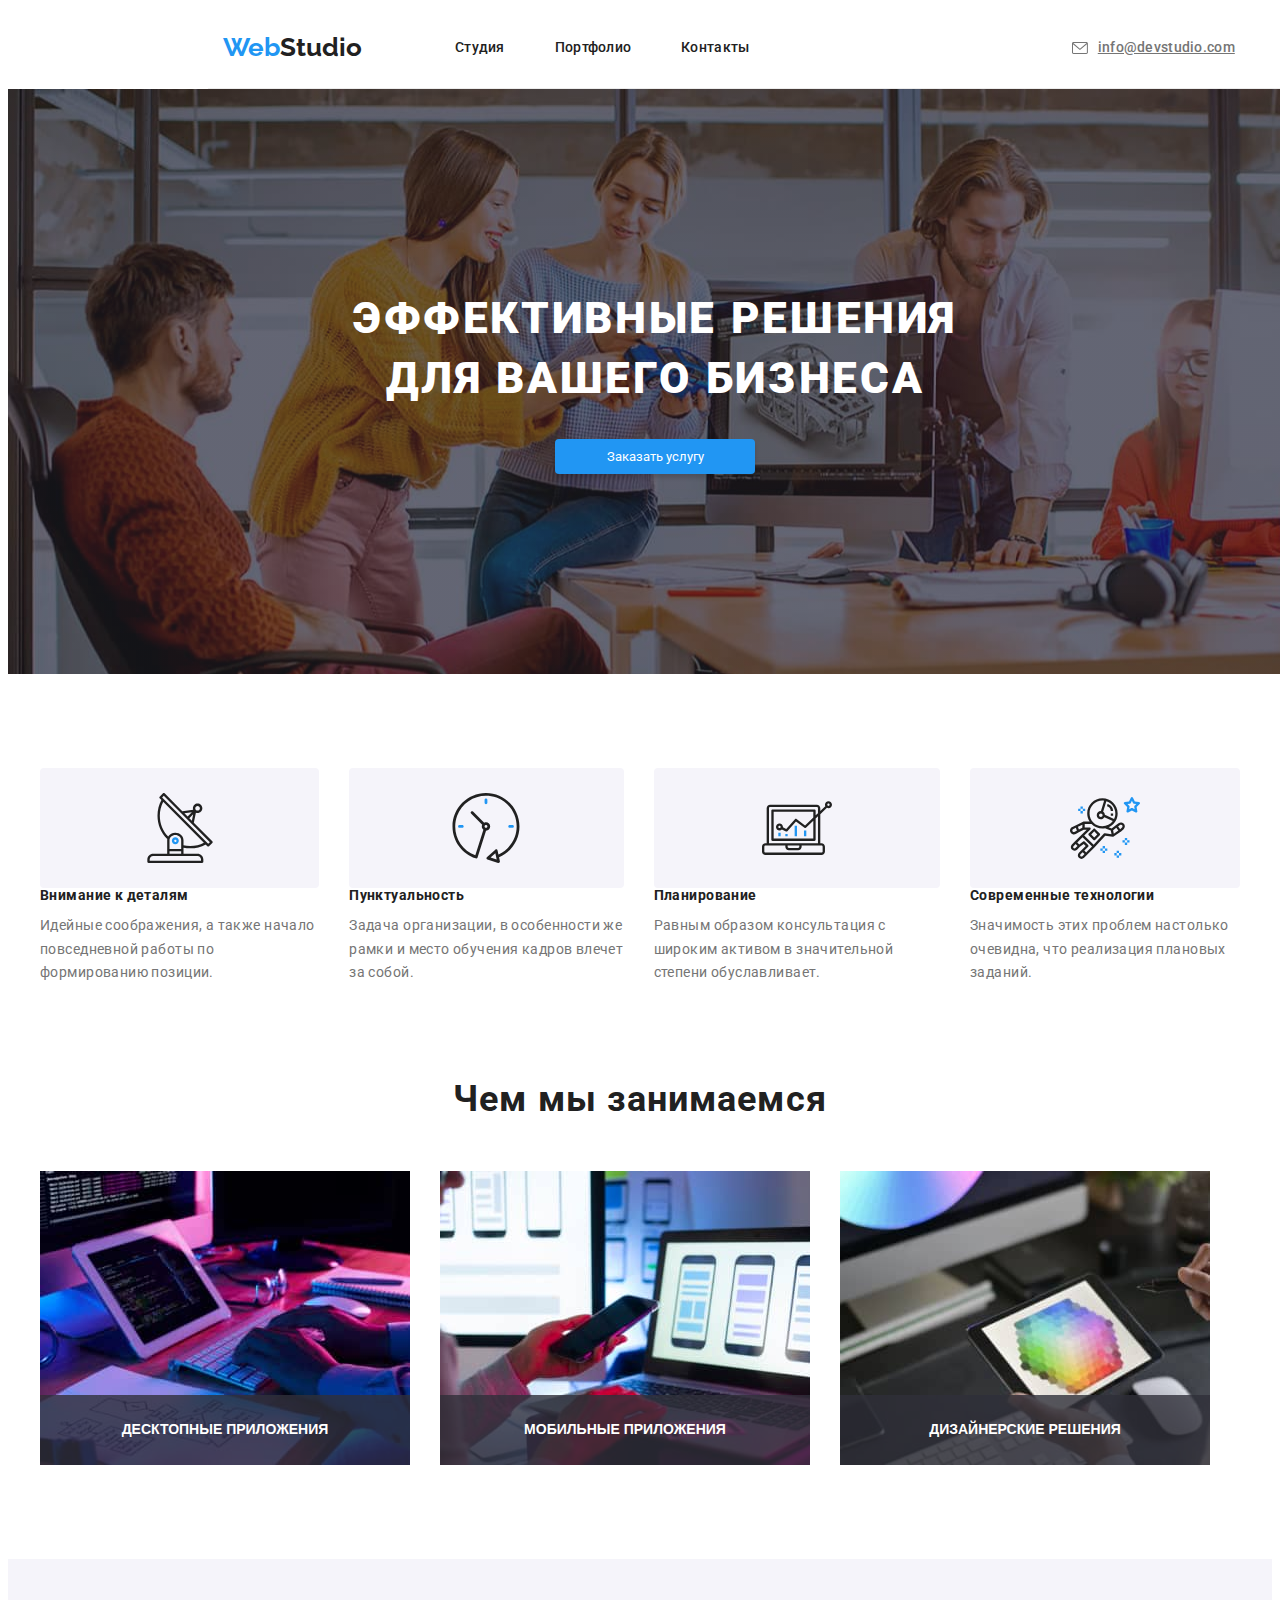
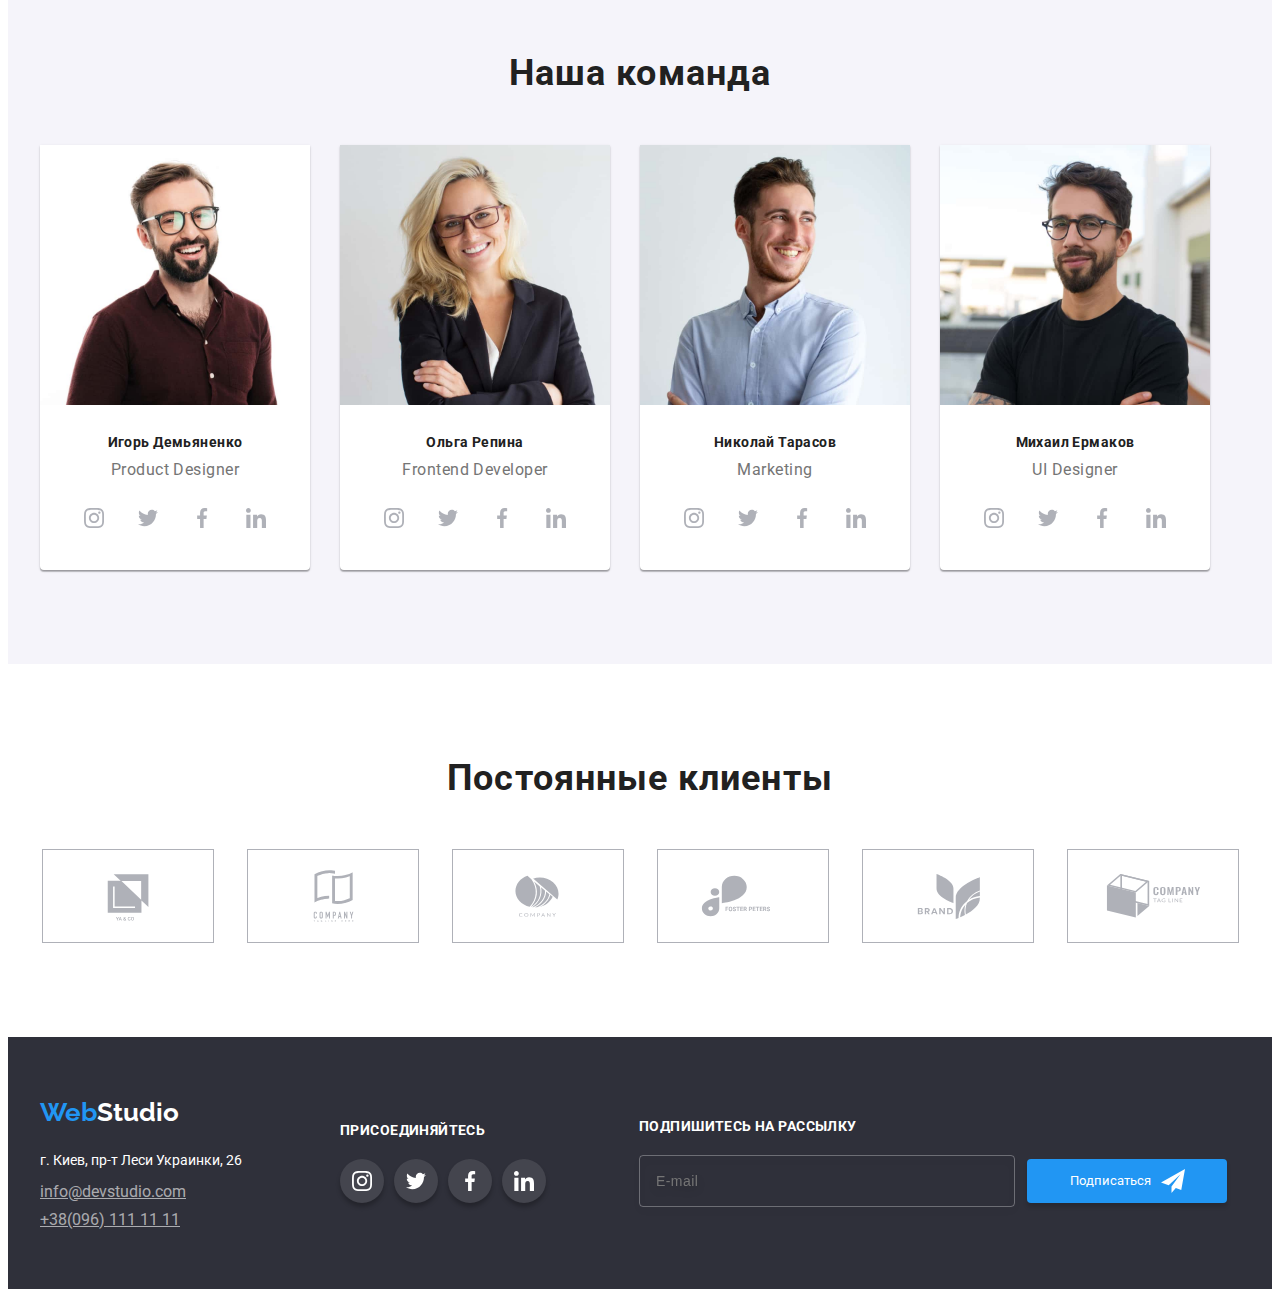
<file: index.html>
<!DOCTYPE html>
<html lang="en">
    <head>
        <meta charset="UTF-8">
        <meta http-equiv="X-UA-Compatible" content="IE=edge">
        <meta name="viewport" content="width=device-width, initial-scale=1.0">
        <title>Document</title>
        <link href="https://fonts.googleapis.com/css2?family=Raleway:wght@700&family=Roboto:wght@400;500;700;900&display=swap"
            rel="stylesheet">
        <link rel="stylesheet" href="https://cdnjs.cloudflare.com/ajax/libs/modern-normalize/1.1.0/modern-normalize.min.css"
                integrity="sha512-wpPYUAdjBVSE4KJnH1VR1HeZfpl1ub8YT/NKx4PuQ5NmX2tKuGu6U/JRp5y+Y8XG2tV+wKQpNHVUX03MfMFn9Q=="
                crossorigin="anonymous" referrerpolicy="no-referrer" />
        <link rel="stylesheet" href="./css/main.css">
    </head>
    <body>
       <header class="header">
                <nav class="navigation">
                        <div class="nav-container container">
                            <a href="" class="logo">Web<span class="logo-header">Studio</span>
                            </a>
                            <ul class="nav-page-list list">
                                <li class="nav-page-item">
                                    <a href="./index.html" class="nav-page-link">Студия</a>
                                </li>
                                <li class="nav-page-item">
                                    <a href="./portfolio.html" class="nav-page-link">Портфолио</a>
                                </li>
                                <li class="nav-page-item">
                                    <a href="" class="nav-page-link">Контакты</a>
                                </li>
                            </ul>
                            <ul class="nav-contact list">
                                <li class="nav-contact-item">
                                    <a class="nav-contact-link" href="mailto:info@devstudio.com">
                                    <svg class="icon-link" width="16px" height="12px">
                                        <use href="./images/icons.svg#icon-envelope"></use>
                                    </svg>
                                    info@devstudio.com</a>
                                </li>
                                <li class="nav-contact-item">
                                    <a class="nav-contact-link" href="tel:+380961111111">
                                            <svg class="icon-link" width="10px" height="16px">
                                                <use href="./images/icons.svg#icon-smartphone"></use>
                                            </svg>
                                            +38(096)1111111
                                    </a>
                                </li>
                            </ul>
                            </div>
                        </nav>
                   </header>
        <main>
        <!-- Cекция ГЕРОЙ -->
        <section class="hero-section section">
                <h1 class="hero-title">Эффективные решения для вашего бизнеса</h1>
                <button data-modal-open type="button" class="hero-btn btn" >Заказать услугу</button>
        </section>
        <!-- Секция наши преимущества -->
        <section class=" about section" >
                <h2 class="title">Наши преимущества</h2>
               <div class="about-container container">
                    <ul class="about-list list">
                        <li class="about-item">
                            <div class="about-box">
                            <svg class="about-svg">
                                <use href="./images/icons.svg#icon-antenna"></use>
                            </svg>
                            </div>
                            <h3 class="about-subtitle subtitle">Внимание к деталям</h3>
                            <p class="about-text">Идейные соображения, а также начало повседневной работы по формированию позиции.</p>
                        </li>
                        <li class="about-item">
                            <div class="about-box">
                            <svg class="about-svg">
                                <use href="./images/icons.svg#icon-clock"></use>
                            </svg>
                            </div>
                            <h3 class="about-subtitle subtitle">Пунктуальность</h3>
                            <p class="about-text">Задача организации, в особенности же рамки и место обучения кадров влечет за собой.</p>
                        </li>
                        <li class="about-item">
                            <div class="about-box">
                            <svg class="about-svg">
                                <use href="./images/icons.svg#icon-diagram"></use>
                            </svg>
                            </div>
                            <h3 class="about-subtitle subtitle">Планирование</h3>
                            <p class="about-text">Равным образом консультация с широким активом в значительной степени обуславливает.</p>
                        </li>
                        <li class="about-item">
                            <div class="about-box">
                            <svg class="about-svg">
                                <use href="./images/icons.svg#icon-astronaut"></use>
                            </svg>
                            </div>
                            <h3 class="about-subtitle subtitle">Современные технологии</h3>
                            <p class="about-text">Значимость этих проблем настолько очевидна, что реализация плановых заданий.</p>
                        </li>
                    </ul>
                </div>
        </section>
        <!-- Cекция чем мы занимаемся -->
        <section class="production">
                <h2 class="production-title title">Чем мы занимаемся</h2>
                <div class="production-container container">
                    <ul class="production-list list">
                        <li class="production-item">
                            <img src="./images/img.1.jpg" alt="Изображение компьютера" width="370">
                                <button class="product-card-btn">Десктопные приложения</button>   
                        </li>
                        <li class="production-item">            
                            <img src="./images/img.2.jpg" alt="Изображение ноутбука" width="370">
                                <button class="product-card-btn">Мобильные приложения</button>                 
                        </li>
                        <li class="production-item">
                            <img src="./images/img.3.jpg" alt="Изображение планшета" width="370">
                                <button class="product-card-btn">Дизайнерские решения</button> 
                        </li>
                    </ul>
                </div>
        </section>
        <!-- Секция наша команда -->
        <section class="team section">
                <h2 class="team-title title">Наша команда</h2>
                <div class="team-container container">
                    <ul class="team-list list">
                        <li class="team-item">
                            <img src="./images/IgorDem.jpg" alt="фото Игоря Демьяненко" width="270">
                            <div class="team-member">  
                                    <h3 class="name-title subtitle"> Игорь Демьяненко</h3>
                                    <p class="position-text"> Product Designer</p>
                                    <ul class="social list">
                                        <li class="social-item person-social">
                                            <a href="" class="social-link">
                                                <svg class="social-logo" width="20" height="20">
                                                    <use href="./images/icons.svg#icon-instagram" width="20" height="20"></use>
                                                </svg>
                                            </a>
                                        </li>
                                        <li class="social-item person-social">
                                            <a href="" class="social-link">
                                                <svg class="social-logo" width="20" height="20">
                                                    <use href="./images/icons.svg#icon-twitter" width="20" height="20"></use>
                                                </svg>
                                            </a>
                                        </li>
                                        <li class="social-item person-social">
                                            <a href="" class="social-link">
                                                <svg class="social-logo" width="20" height="20">
                                                    <use href="./images/icons.svg#icon-facebook" width="20" height="20"></use>
                                                </svg>
                                            </a>
                                        </li>
                                        <li class="social-item person-social">
                                            <a href="" class="social-link">
                                                <svg class="social-logo" width="20" height="20">
                                                    <use href="./images/icons.svg#icon-linkedin" width="20" height="20"></use>
                                                </svg>
                                            </a>
                                        </li>
                                    </ul>
                                </div>
                        </li>
                        <li class="team-item">
                            <img src="./images/OlgaRepina.jpg" alt="фото Ольги Репиной" width="270">
                            <div class="team-member"> 
                                    <h3 class="name-title subtitle"> Ольга Репина </h3>
                                    <p class="position-text"> Frontend Developer</p>
                                    <ul class="social list">
                                        <li class="social-item person-social">
                                            <a href="" class="social-link">
                                                <svg class="social-logo" width="20" height="20">
                                                    <use href="./images/icons.svg#icon-instagram" width="20" height="20"></use>
                                                </svg>
                                            </a>
                                        </li>
                                        <li class="social-item person-social">
                                            <a href="" class="social-link">
                                                <svg class="social-logo" width="20" height="20">
                                                    <use href="./images/icons.svg#icon-twitter" width="20" height="20"></use>
                                                </svg>
                                            </a>
                                        </li>
                                        <li class="social-item person-social">
                                            <a href="" class="social-link">
                                                <svg class="social-logo" width="20" height="20">
                                                    <use href="./images/icons.svg#icon-facebook" width="20" height="20"></use>
                                                </svg>
                                            </a>
                                        </li>
                                        <li class="social-item person-social">
                                            <a href="" class="social-link">
                                                <svg class="social-logo" width="20" height="20">
                                                    <use href="./images/icons.svg#icon-linkedin" width="20" height="20"></use>
                                                </svg>
                                            </a>
                                        </li>
                                    </ul>
                                </div>
                        </li>
                        <li class="team-item">
                            <img src="./images/NikolayTarasov.jpg" alt="фото Николая Тарасова" width="270">
                            <div class="team-member">  
                                <h3 class="name-title subtitle"> Николай Тарасов </h3>
                                <p class="position-text"> Marketing</p>
                                <ul class="social list">
                                    <li class="social-item person-social">
                                        <a href="" class="social-link">
                                            <svg class="social-logo" width="20" height="20">
                                                <use href="./images/icons.svg#icon-instagram" width="20" height="20"></use>
                                            </svg>
                                        </a>
                                    </li>
                                    <li class="social-item person-social">
                                        <a href="" class="social-link">
                                            <svg class="social-logo" width="20" height="20">
                                                <use href="./images/icons.svg#icon-twitter" width="20" height="20"></use>
                                            </svg>
                                        </a>
                                    </li>
                                    <li class="social-item person-social">
                                        <a href="" class="social-link">
                                            <svg class="social-logo" width="20" height="20">
                                                <use href="./images/icons.svg#icon-facebook" width="20" height="20"></use>
                                            </svg>
                                        </a>
                                    </li>
                                    <li class="social-item person-social">
                                        <a href="" class="social-link">
                                            <svg class="social-logo" width="20" height="20">
                                                <use href="./images/icons.svg#icon-linkedin" width="20" height="20"></use>
                                            </svg>
                                        </a>
                                    </li>
                                </ul>
                            </div>
                        </li>
                        <li class="team-item">
                            <img src="./images/mihailermakov.jpg" alt="фото Михаила Ермакова" width="270">
                            <div class="team-member">  
                                <h3 class="name-title subtitle">Михаил Ермаков</h3>
                                <p class="position-text"> UI Designer</p>
                                <ul class="social list">
                                    <li class="social-item person-social">
                                        <a href="" class="social-link">
                                            <svg class="social-logo" width="20" height="20">
                                                <use href="./images/icons.svg#icon-instagram" width="20" height="20"></use>
                                            </svg>
                                        </a>
                                    </li>
                                    <li class="social-item person-social">
                                        <a href="" class="social-link">
                                            <svg class="social-logo" width="20" height="20">
                                                <use href="./images/icons.svg#icon-twitter" width="20" height="20"></use>
                                            </svg>
                                        </a>
                                    </li>
                                    <li class="social-item person-social">
                                        <a href="" class="social-link">
                                            <svg class="social-logo" width="20" height="20">
                                                <use href="./images/icons.svg#icon-facebook" width="20" height="20"></use>
                                            </svg>
                                        </a>
                                    </li>
                                    <li class="social-item person-social">
                                        <a href="" class="social-link">
                                            <svg class="social-logo" width="20" height="20">
                                                <use href="./images/icons.svg#icon-linkedin" width="20" height="20"></use>
                                            </svg>
                                        </a>
                                    </li>
                                </ul>
                            </div>
                        </li>
                    </ul>
                </div>
        </section>
        <!-- Секция постоянные клиенты -->
        <section class="clients section">
            <div class="container">
            <h2 class="clients-title title">Постоянные клиенты</h2>
            <ul class="clients-list list">
                <li class="clients-item">
                    <a href="" class="clients-link">
                        <svg class="clients-logo" width="106" height="60">
                            <use href="./images/icons.svg#icon-Logo-first"></use>
                        </svg>
                    </a>
                </li>
                <li class="clients-item">
                    <a href="" class="clients-link">
                        <svg class="clients-logo" width="106" height="60">
                            <use href="./images/icons.svg#icon-Logo-second"></use>
                        </svg>
                    </a>
                </li>
                <li class="clients-item">
                    <a href="" class="clients-link">
                        <svg class="clients-logo" width="106" height="60">
                            <use href="./images/icons.svg#icon-Logo-third"></use>
                        </svg>
                    </a>
                </li>
                <li class="clients-item">
                    <a href="" class="clients-link">
                        <svg class="clients-logo" width="106" height="60">
                            <use href="./images/icons.svg#icon-Logo-fourth"></use>
                        </svg>
                    </a>
                </li>
                <li class="clients-item">
                    <a href="" class="clients-link">
                        <svg class="clients-logo" width="106" height="60">
                            <use href="./images/icons.svg#icon-Logo-fifth"></use>
                        </svg>
                    </a>
                </li>
                <li class="clients-item">
                    <a href="" class="clients-link">
                        <svg class="clients-logo" width="106" height="60">
                            <use href="./images/icons.svg#icon-Logo-sixth"></use>
                        </svg>
                    </a>
                </li>
            </ul>
            </div>
        </section>
        </main>
        <footer class="footer section">
            <div class="footer-container container">
                    <div class="footer-nav">
                        <a href="" class="logo">Web<span class="footer-logo">Studio</span>
                        </a>
                        <ul class="footer-contacts list">
                            <li class="footer-contact-item"> 
                                <address class="company-adress"> г. Киев, пр-т Леси Украинки, 26
                                </address>
                            </li>
                            <li class="footer-contact-item">
                                <a class="footer-contact-link" href="mailto:info@devstudio.com">info@devstudio.com
                                </a>
                            </li>
                            <li class="footer-contact-item">
                                <a class="footer-contact-link" href="tel:+380961111111">+38(096) 111 11 11
                                </a>
                            </li>
                        </ul>
                   </div>
                   <div class="footer-socials">
                    <p class="footer-text">Присоединяйтесь</p>
                        <ul class="social list">
                            <li class="social-item company-socials">
                                <a href="" class="social-link">
                                    <svg class="social-logo" width="20" height="20">
                                        <use href="./images/icons.svg#icon-instagram" width="20" height="20"></use>
                                    </svg>
                                </a>
                            </li>
                            <li class="social-item company-socials">
                                <a href="" class=" social-link">
                                    <svg class="social-logo" width="20" height="20">
                                        <use href="./images/icons.svg#icon-twitter" width="20" height="20"></use>
                                    </svg>
                                </a>
                            </li>
                            <li class="social-item company-socials">
                                <a href="" class="social-link">
                                    <svg class="social-logo" width="20" height="20">
                                        <use href="./images/icons.svg#icon-facebook" width="20" height="20"></use>
                                    </svg>
                                </a>
                            </li>
                            <li class="social-item company-socials">
                                <a href="" class="social-link">
                                    <svg class="social-logo" width="20" height="20">
                                        <use href="./images/icons.svg#icon-linkedin" width="20" height="20"></use>
                                    </svg>
                                </a>
                            </li>
                        </ul>
                    </div>      
                        <form class="footer-subscript">
                            <p class="footer-text"> Подпишитесь на рассылку</p>
                            <div class="footer-subscript-container">
                                 <label class="subscript-label">
                                    <input type="email" name="email" placeholder="E-mail" class="footer-subscript-input">
                                 </label>
                                 <button type="submit" class="subscript-btn btn">
                                 <span class="subscribe-text">Подписаться</span>
                                 <svg class="icon-send" width="24" height="24">
                                    <use href="./images/icons.svg#icon-send"></use>
                                 </svg>
                                 </button>
                            </div>
                        </form>              
                </div>
        </footer>

        <!-- модальное окно -->

        <div class="backdrop is-hidden" data-modal>
            <div class="modal">
               <button data-modal-close class="button-close" >
                    <svg class="icon-close" width="18" height="18">
                        <use href="./images/icons.svg#icon-close" ></use>
                    </svg>
               </button>

               <!-------------------Форма --------------->

                <form action="#" class="form">
                <b class="form-title">Оставьте свои данные, мы вам перезвоним</b>
                       <div class="form-field">
                            <label class="label">                        
                                 <span class="label-text"> Имя </span>
                                <span class="label-container">
                                    <input
                                    type="text" 
                                    name="name" 
                                    class="label-input"
                                    placeholder=" ">
                                    <svg class="input-icon" width="18" height="18">
                                        <use href="./images/icons.svg#icon-person"> </use>
                                    </svg>
                                </span>
                            </label>
                            <label class="label">
                                <span class="label-text">Телефон</span> 
                                <span class="label-container">
                                    <input
                                     type="tel" 
                                     name="tel" 
                                     class="label-input">
                                    <svg class="input-icon" width="18" height="18">
                                        <use href="./images/icons.svg#icon-phone-black"> </use>
                                    </svg>
                                </span>
                            </label>
                            <label class="label">
                                <span class="label-text">Почта</span> 
                                <span class="label-container">
                                    <input 
                                    type="email" 
                                    name="mail" 
                                    class="label-input">
                                    <svg class="input-icon" width="18" height="18">
                                        <use href="./images/icons.svg#icon-email"> </use>
                                    </svg>
                                </span>
                            </label>
                            <label class="label">
                                 <span class="label-text">Комментарий</span> 
                                <textarea 
                                name="comment" 
                                placeholder="Введите текст" 
                                class="label-textarea">
                                </textarea>
                            </label>
                        </div>        
                     <label class="checkbox">
                         <input type="checkbox"
                         class="checkbox-input is-hidden"
                         name="checkbox">
                         <span class="checkbox-container">
                            <span class="checkbox-item">
                                <svg class="checkbox-icon" width="11" height="8">
                                    <use href="./images/icons.svg#icon-vector"></use>
                                </svg>
                            </span> 
                            Соглашаюсь с рассылкой и принимаю <a href="" class="checkbox-link"> Условия договора</a>
                        </span>
                     </label> 
                        <button type="submit" 
                        class="modal-btn btn"> 
                        Отправить</button>
                </form>
            </div>  
        </div>
        <script src="./js/modal.js"></script>
    </body>
</html>
</file>
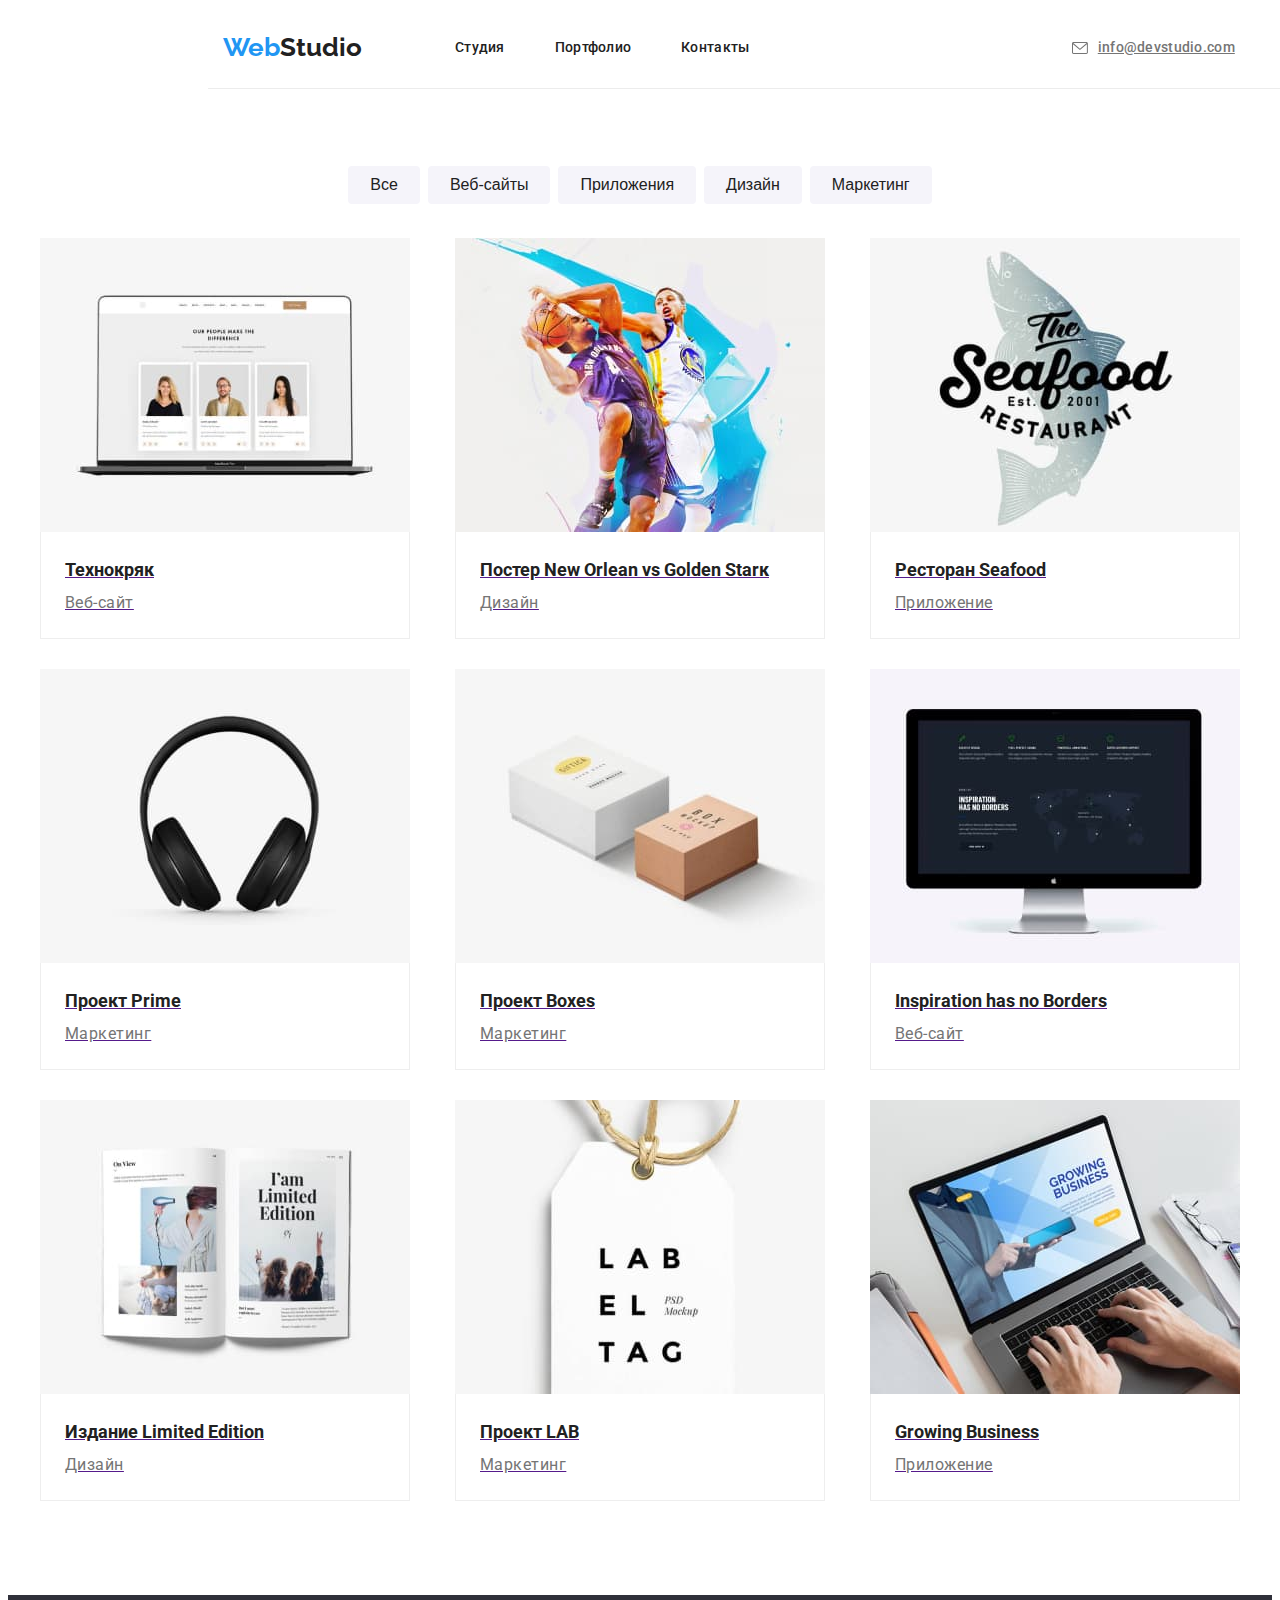
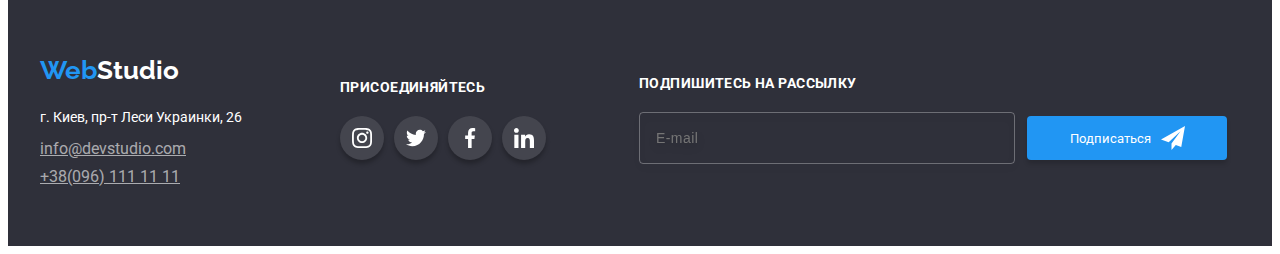
<file: portfolio.html>
<!DOCTYPE html>
<html lang="en">
<head>
    <meta charset="UTF-8">
    <meta http-equiv="X-UA-Compatible" content="IE=edge">
    <meta name="viewport" content="width=device-width, initial-scale=1.0">
    <title>Document</title>
    <link rel="stylesheet" href="https://cdnjs.cloudflare.com/ajax/libs/modern-normalize/1.1.0/modern-normalize.min.css"
        integrity="sha512-wpPYUAdjBVSE4KJnH1VR1HeZfpl1ub8YT/NKx4PuQ5NmX2tKuGu6U/JRp5y+Y8XG2tV+wKQpNHVUX03MfMFn9Q=="
        crossorigin="anonymous" referrerpolicy="no-referrer" />
    <link href="https://fonts.googleapis.com/css2?family=Raleway:wght@700&family=Roboto:wght@400;500;700;900&display=swap"
        rel="stylesheet">
    <link rel="stylesheet" href="./css/main.css">
</head>
<body>
    <header class="header">
        <nav class="navigation">
            <div class="nav-container container">
                <a href="" class="logo">Web<span class="logo-header">Studio</span>
                </a>
                <ul class="nav-page-list list">
                    <li class="nav-page-item">
                        <a href="./index.html" class="nav-page-link">Студия</a>
                    </li>
                    <li class="nav-page-item">
                        <a href="./portfolio.html" class="nav-page-link">Портфолио</a>
                    </li>
                    <li class="nav-page-item">
                        <a href="" class="nav-page-link">Контакты</a>
                    </li>
                </ul>
                <ul class="nav-contact list">
                    <li class="nav-contact-item">
                        <a class="nav-contact-link" href="mailto:info@devstudio.com">
                            <svg class="icon-link" width="16px" height="12px">
                                <use href="./images/icons.svg#icon-envelope"></use>
                            </svg>
                            info@devstudio.com</a>
                    </li>
                    <li class="nav-contact-item">
                        <a class="nav-contact-link" href="tel:+380961111111">
                            <svg class="icon-link" width="10px" height="16px">
                                <use href="./images/icons.svg#icon-smartphone"></use>
                            </svg>
                            +38(096)1111111
                        </a>
                    </li>
                </ul>
            </div>
        </nav>
    </header>
    <main class="portfolio-main">
        <section class="portfolio section">
                <h1 class="title">Наши работы</h1>
                <div class="portfolio-container container">
                    <ul class="portfolio-list list">
                        <li class="portfolio-item">
                            <button type="button" class="portfolio-btn">Все</button>
                        </li>
                        <li class="portfolio-item">
                            <button type="button" class="portfolio-btn">Веб-сайты</button>
                        </li>
                        <li class="portfolio-item">
                            <button type="button" class="portfolio-btn">Приложения</button>
                        </li>
                        <li class="portfolio-item">
                            <button type="button" class="portfolio-btn">Дизайн</button>
                        </li>
                        <li class="portfolio-item">
                            <button type="button" class="portfolio-btn">Маркетинг</button>
                        </li>
                    </ul>
                    <ul class="project list">
                        <li class="project-card">                    
                              <a href="" > 
                            <div class="project-card-thumb">
                                <img  src="./images/технокряк.jpg" alt="Главная страница сайта" width="370">
                                    <div class="project-card-overlay">
                                        <p class="overlay-text">Технокряк это современная площадка распространения коронавируса. Компании используют эту платформу для цифрового
                                        шпионажа и атак на защищённые сервера конкурентов.</p>
                                    </div>
                            </div>
                                <div class="project-card-description">
                                    <p class="project-card-name">Технокряк</p>
                                    <span class="project-card-type">Веб-сайт</span>
                                </div>
                            </a>       
                        </li>
                        <li class="project-card">
                            <a href="">
                            <div class="project-card-thumb">
                            <img src="./images/poster.jpg" alt="Изображение постера New Orlean vs Golden Star" width="370">
                               <div class="project-card-overlay">
                                   <p class="overlay-text">Технокряк это современная площадка распространения коронавируса. Компании используют эту платформу для цифрового
                                шпионажа и атак на защищённые сервера конкурентов.</p>
                               </div>
                            </div>
                                <div class="project-card-description">
                                    <p class="project-card-name">Постер New Orlean vs Golden Starк</p>
                                    <span class="project-card-type">Дизайн</span>
                                </div>        
                            </a>
                        </li>
                        <li class="project-card">
                        <a href="">
                            <div class="project-card-thumb">
                                <img src="./images/ресторан.jpg" alt="Изображение приложения ресторана Sea food" width="370">
                                <div class="project-card-overlay">
                                    <p class="overlay-text">Технокряк это современная площадка распространения коронавируса. Компании используют эту платформу для цифрового
                                    шпионажа и атак на защищённые сервера конкурентов.</p>
                                </div>
                            </div>
                                <div class="project-card-description">
                                    <p class="project-card-name">Ресторан Seafood</p>
                                    <span class="project-card-type">Приложение</span>
                                </div>
                            </a>
                        </li>
                        <li class="project-card">
                            <a href="">
                                <div class="project-card-thumb">
                                    <img src="./images/проект-прайм.jpg" alt="Изображение проекта прайм" width="370">
                                    <div class="project-card-overlay">
                                         <p class="overlay-text">Технокряк это современная площадка распространения коронавируса. Компании используют эту платформу для цифрового
                                    шпионажа и атак на защищённые сервера конкурентов.</p>
                                    </div>
                                </div>
                                <div class="project-card-description">
                                    <p class="project-card-name">Проект Prime</p>
                                    <span class="project-card-type">Маркетинг</span>
                                </div>
                            </a>
                        </li>
                        <li class="project-card">
                            <a href="">
                                <div class="project-card-thumb">
                                <img src="./images/проект-боксес.jpg" alt="Изображение проекта боксес" width="370">
                                    <div class="project-card-overlay">
                                            <p class="overlay-text">Технокряк это современная площадка распространения коронавируса. Компании используют эту платформу для цифрового
                                            шпионажа и атак на защищённые сервера конкурентов.</p>
                                    </div>
                            </div>
                                <div class="project-card-description">
                                    <p class="project-card-name">Проект Boxes</p>
                                    <span class="project-card-type">Маркетинг</span>
                                </div>
                            </a>
                        </li>
                        <li class="project-card">
                            <a href="">
                                <div class="project-card-thumb">
                                     <img src="./images/inspiration.jpg" alt="Изображение веб-сайта Inspiration has no borders"
                                    width="370">
                                    <div class="project-card-overlay">
                                        <p class="overlay-text">Технокряк это современная площадка распространения коронавируса. Компании используют эту платформу для цифрового
                                        шпионажа и атак на защищённые сервера конкурентов.</p>
                                    </div>
                                </div>
                                <div class="project-card-description">
                                    <p class="project-card-name">Inspiration has no Borders</p>
                                    <span class="project-card-type">Веб-сайт</span>
                                </div>
                            </a>
                        </li>
                        <li class="project-card">
                            <a href="">
                                <div class="project-card-thumb">
                                    <img src="./images/издание.jpg" alt="Изображение издания Limited edition" width="370">
                                    <div class="project-card-overlay">
                                        <p class="overlay-text">Технокряк это современная площадка распространения коронавируса. Компании используют эту
                                        платформу для цифрового
                                        шпионажа и атак на защищённые сервера конкурентов.</p>
                                    </div>
                                </div>
                                <div class="project-card-description">
                                    <p class="project-card-name">Издание Limited Edition</p>
                                    <span class="project-card-type">Дизайн</span>
                                </div>
                            </a>
                        </li>
                        <li class="project-card">
                            <a href="">
                                <div class="project-card-thumb">
                                    <img src="./images/проект-Lab.jpg" alt="Изображение Proect Lab" width="370">
                                    <div class="project-card-overlay">
                                        <p class="overlay-text">Технокряк это современная площадка распространения коронавируса. Компании используют эту платформу для цифрового
                                     шпионажа и атак на защищённые сервера конкурентов.</p>
                                    </div>
                                </div>
                                    <div class="project-card-description">
                                    <p class="project-card-name">Проект LAB</p>
                                    <span class="project-card-type">Маркетинг</span>
                                </div>
                            </a>
                        </li>
                        <li class="project-card">
                            <a href="">
                                <div class="project-card-thumb">
                                     <img src="./images/growing.jpg" alt="Изображение приложения Growing business" width="370">
                                <div class="project-card-overlay">
                                    <p class="overlay-text">Технокряк это современная площадка распространения коронавируса. Компании используют эту
                                        платформу для цифрового
                                        шпионажа и атак на защищённые сервера конкурентов.</p>
                                </div>
                                </div>
                                <div class="project-card-description">
                                    <p class="project-card-name">Growing Business</p>
                                    <span class="project-card-type">Приложение</span>
                                </div>
                            </a>
                        </li>
                    </ul>
                </div>
         </section>
    </main>
    <footer class="footer section">
        <div class="footer-container container">
            <div class="footer-nav">
                <a href="" class="logo">Web<span class="footer-logo">Studio</span>
                </a>
                <ul class="footer-contacts list">
                    <li class="footer-contact-item">
                        <address class="company-adress"> г. Киев, пр-т Леси Украинки, 26
                        </address>
                    </li>
                    <li class="footer-contact-item">
                        <a class="footer-contact-link" href="mailto:info@devstudio.com">info@devstudio.com
                        </a>
                    </li>
                    <li class="footer-contact-item">
                        <a class="footer-contact-link" href="tel:+380961111111">+38(096) 111 11 11
                        </a>
                    </li>
                </ul>
            </div>
            <div class="footer-socials">
                <p class="footer-text">Присоединяйтесь</p>
                <ul class="social list">
                    <li class="social-item company-socials">
                        <a href="" class="social-link">
                            <svg class="social-logo" width="20" height="20">
                                <use href="./images/icons.svg#icon-instagram" width="20" height="20"></use>
                            </svg>
                        </a>
                    </li>
                    <li class="social-item company-socials">
                        <a href="" class="social-link">
                            <svg class="social-logo" width="20" height="20">
                                <use href="./images/icons.svg#icon-twitter" width="20" height="20"></use>
                            </svg>
                        </a>
                    </li>
                    <li class="social-item company-socials">
                        <a href="" class="social-link">
                            <svg class="social-logo" width="20" height="20">
                                <use href="./images/icons.svg#icon-facebook" width="20" height="20"></use>
                            </svg>
                        </a>
                    </li>
                    <li class="social-item company-socials">
                        <a href="" class="social-link">
                            <svg class="social-logo" width="20" height="20">
                                <use href="./images/icons.svg#icon-linkedin" width="20" height="20"></use>
                            </svg>
                        </a>
                    </li>
                </ul>
            </div>
            <form class="footer-subscript">
                <p class="footer-text"> Подпишитесь на рассылку</p>
                <div class="footer-subscript-container">
                    <label class="subscript-label">
                        <input type="email" name="email" placeholder="E-mail" class="footer-subscript-input">
                    </label>
                    <button type="submit" class="subscript-btn btn">
                        <span class="subscribe-text">Подписаться</span>
                        <svg class="icon-send" width="24" height="24">
                            <use href="./images/icons.svg#icon-send"></use>
                        </svg>
                    </button>
                </div>
            </form>
        </div>
    </footer>
</body>
</html>
</file>
<file: css/main.css>
:root {
  --primary-text-color: #757575;
  --primary-title-color: #212121;
  --accent-color: #2196f3;
  --main-text-color: #ffffff;
  --header-background-color: #ffffff;
  --top-section-background-color: #2f303a;
  --card-border-color: #eeeeee;
  --footer-contacts-color: rgba(255, 255, 255, 0.6);
  --icon-background-color: #f5f4fa;
  --color-item: #afb1b8;
}

p,
h1,
h2,
h3,
ul {
  margin: 0;
}

ul {
  padding-left: 0;
}

img {
  display: block;
  max-width: 100%;
  height: auto;
}

input {
  padding: 0;
  margin: 0;
  border: 0;
  border: none;
}

.list {
  list-style: none;
  padding: 0px;
}

body {
  background: #ffffff;
  color: var(--primary-text-color);
  font-family: Roboto, Arial, Helvetica, sans-serif;
  box-sizing: border-box;
}

.container {
  width: 1200px;
  margin: 0 auto;
  padding-left: 15px;
  padding-right: 15px;
}

.logo {
  color: var(--accent-color);
  font-family: Raleway;
  font-size: 26px;
  line-height: 1.2;
  font-weight: 700;
  text-decoration: none;
}

.logo-header {
  color: var(--primary-title-color);
}

.header {
  padding-left: 200px;
  padding-right: 200px;
}

.nav-container {
  display: flex;
  flex-direction: row;
  align-items: center;
  border-bottom: 1px solid #ececec;
}

.nav-page-item + .nav-page-item {
  margin-left: 50px;
}

.nav-page-list {
  display: flex;
  flex-direction: row;
  margin-left: 93px;
}

.nav-page-link {
  display: inline-block;
  position: relative;
  font-weight: 500;
  font-size: 14px;
  line-height: 1.14;
  letter-spacing: 0.02em;
  text-decoration: none;
  color: var(--primary-title-color);
  padding-top: 32px;
  padding-bottom: 32px;
  transition-property: color, transform;
  transition-duration: 250ms;
  transition-timing-function: cubic-bezier(0.4, 0, 0.2, 1);
}

.nav-page-link::after {
  content: '';
  position: absolute;
  display: inline-block;
  width: 100%;
  height: 4px;
  left: 0;
  bottom: 0;
  background-color: #2196f3;
  border-radius: 2px;
  transform: scaleX(0);
  transition: transform 250ms cubic-bezier(0.4, 0, 0.2, 1);
}

.nav-page-link:hover,
.nav-page-link:focus {
  color: var(--accent-color);
}

.nav-page-link:hover::after, .nav-page-link:hover::after,
.nav-page-link:focus::after,
.nav-page-link:focus::after {
  transform: scaleX(1);
}

.nav-contact {
  display: flex;
  margin-left: auto;
}

.nav-contact-link {
  display: flex;
  align-items: center;
  font-weight: 500;
  font-size: 14px;
  line-height: 1.14;
  letter-spacing: 0.02em;
  color: var(--primary-text-color);
  transition-property: color;
  transition-duration: 250ms;
  transition-timing-function: cubic-bezier(0.4, 0, 0.2, 1);
}

.nav-contact-link:hover, .nav-contact-link:focus {
  color: var(--accent-color);
}

.nav-contact-item {
  transition-property: color;
  transition-duration: 250ms;
  transition-timing-function: cubic-bezier(0.4, 0, 0.2, 1);
}

.nav-contact-item :hover,
.nav-contact-item :focus {
  color: var(--accent-color);
}

.nav-contact-item + .nav-contact-item {
  margin-left: 50px;
}

.icon-link {
  margin-right: 10px;
  fill: currentColor;
}

.hero-section {
  background-color: var(--top-section-background-color);
  background-image: linear-gradient(rgba(47, 48, 58, 0.4), rgba(47, 48, 58, 0.4)), url("../images/hero-Img.jpg");
  max-width: 1600px;
  width: 100%;
  padding: 200px 15px;
  margin: 0 auto;
}

.hero-title {
  color: var(--main-text-color);
  font-weight: 900;
  font-size: 44px;
  line-height: 1.36;
  letter-spacing: 0.06em;
  text-transform: uppercase;
  max-width: 660px;
  margin: 0px auto;
  text-align: center;
}

.hero-btn {
  padding: 10px 32px;
  margin-top: 30px;
  margin-right: auto;
  margin-left: auto;
}

.about {
  padding: 94px 15px;
}

.about > .title {
  display: none;
}

.about-list {
  display: flex;
}

.about-item + .about-item {
  margin-left: 30px;
}

.subtitle {
  font-weight: 700;
  font-size: 14px;
  line-height: 1.14;
  letter-spacing: 0.03em;
  color: var(--primary-title-color);
}

.about-item:subtitle {
  text-transform: uppercase;
  margin-top: 30px;
}

.about-text {
  font-weight: 400;
  font-size: 14px;
  line-height: 1.71;
  letter-spacing: 0.03em;
  color: var(--primary-text-color);
  margin-top: 10px;
}

.about-box {
  display: flex;
  align-items: center;
  justify-content: center;
  padding: 25px 100px;
  background-color: var(--icon-background-color);
  border-radius: 4px;
}

.about-svg {
  width: 70px;
  height: 70px;
  fill: currentColor;
}

.production {
  padding-top: 0px;
  padding-bottom: 94px;
}

.production-item {
  margin-top: 50px;
}

.production-item + .production-item {
  margin-left: 30px;
}

.production-list {
  display: flex;
}

.production-item {
  position: relative;
}

.product-card-btn {
  display: block;
  text-align: center;
  justify-content: center;
  position: absolute;
  left: 0;
  bottom: 0;
  width: 100%;
  height: 70px;
  font-weight: bold;
  font-size: 14px;
  line-height: 1.14;
  text-transform: uppercase;
  border: none;
  color: #ffffff;
  background-color: rgba(47, 48, 58, 0.8);
}

.team {
  background-color: #f5f4fa;
  padding-top: 94px;
  padding-bottom: 94px;
}

.team-list {
  display: flex;
  margin-top: 50px;
}

.team-item {
  background-color: #fff;
  padding-bottom: 30px;
  box-shadow: 0px 1px 3px rgba(0, 0, 0, 0.12), 0px 1px 1px rgba(0, 0, 0, 0.14), 0px 2px 1px rgba(0, 0, 0, 0.2);
  border-radius: 0px 0px 4px 4px;
}

.team-item:not(:last-child) {
  margin-right: 30px;
}

.team-member {
  text-align: center;
}

.team-member.social {
  color: var(--color-item);
}

.name-title {
  margin-top: 30px;
}

.position-text {
  font-weight: 400;
  font-size: 16px;
  line-height: 1.18;
  letter-spacing: 0.03em;
  color: var(--primary-text-color);
  margin-top: 10px;
}

.person-social {
  margin-top: 16px;
}

.person-social:not(:last-child) {
  margin-right: 10px;
}

.person-social > .social-link:hover,
.person-social > .social-link:focus {
  color: var(--main-text-color);
  background-color: var(--accent-color);
}

.person-social > .social-link {
  color: var(--color-item);
}

.social-logo {
  fill: currentColor;
}

.clients-list {
  display: flex;
  align-items: center;
  justify-content: space-around;
}

.clients {
  padding-top: 94px;
  padding-bottom: 94px;
}

.clients-item {
  width: 170px;
  height: 92px;
  margin-top: 50px;
  border: 1px solid #afb1b8;
}

.clients-item:not(:last-child) {
  margin-right: 30px;
}

.clients-item > .clients-link:hover,
.clients-item > .clients-link:focus {
  color: var(--accent-color);
  border: 1px solid #2196f3;
}

.clients-link {
  display: flex;
  align-items: center;
  justify-content: center;
  width: 100%;
  height: 100%;
  color: var(--color-item);
  border: 1px solid rgba(33, 150, 243, 0);
  transition-property: color, border;
  transition-duration: 250ms;
  transition-timing-function: cubic-bezier(0.4, 0, 0.2, 1);
}

.clients-logo {
  fill: currentColor;
}

.clients-logo:hover {
  border: none;
}

.footer {
  background-color: var(--top-section-background-color);
  padding-top: 60px;
  padding-bottom: 60px;
}

.footer-container {
  display: flex;
  flex-direction: row;
  align-items: center;
}

.footer-nav {
  margin-right: 70px;
}

.footer-socials {
  margin-right: 93px;
}

.footer-text {
  margin-bottom: 20px;
  font-weight: bold;
  font-size: 14px;
  line-height: 1.14;
  letter-spacing: 0.03em;
  text-transform: uppercase;
  color: #fff;
}

.company-socials:not(:last-child) {
  margin-right: 10px;
}

.company-socials > .social-link {
  border-radius: 50%;
  color: #fff;
  background-color: rgba(255, 255, 255, 0.1);
  box-shadow: 0px 4px 4px rgba(0, 0, 0, 0.25);
}

.company-socials > .social-link:hover,
.company-socials > .social-link:focus {
  background-color: var(--accent-color);
}

.footer-contacts {
  display: flex;
  flex-direction: column;
  margin-top: 20px;
  width: 230px;
}

.footer-contact-item:not(:first-child) {
  margin-top: 9px;
}

.footer-logo {
  color: var(--main-text-color);
}

.company-adress {
  font-style: normal;
  font-weight: normal;
  font-size: 14px;
  line-height: 1.71;
  color: var(--main-text-color);
}

.footer-contact-link {
  color: var(--footer-contacts-color);
}

.footer-subscript-container {
  display: flex;
  justify-content: center;
  align-items: center;
  width: 100%;
}

.subscript-btn {
  padding: 10px 29px;
  margin-left: 12px;
}

.subscript-btn:hover, .subscript-btn:focus {
  display: flex;
}

.subscript-btn .icon-send {
  margin-left: 10px;
}

.footer-subscript-input {
  width: 358px;
  height: 50px;
  padding-left: 16px;
  border: 1px solid rgba(255, 255, 255, 0.3);
  filter: drop-shadow(0px 4px 4px rgba(0, 0, 0, 0.15));
  border-radius: 4px;
  background: transparent;
  outline: none;
  font-size: 14px;
  line-height: 1.71;
  letter-spacing: 0.03em;
  color: var(--main-text-color);
}

.footer-subscript-input:-webkit-autofill {
  -webkit-background-clip: text;
  -webkit-text-fill-color: var(--main-text-color);
}

.portfolio {
  padding-top: 77px;
  padding-bottom: 94px;
}

.portfolio > .title {
  display: none;
}

.portfolio-list {
  display: flex;
  justify-content: center;
}

.portfolio-item:not(:last-child) {
  margin-right: 8px;
}

.portfolio-btn {
  display: inline-block;
  text-align: center;
  padding: 6px 22px;
  border-radius: 4px;
  cursor: pointer;
  font-weight: 500;
  font-size: 16px;
  line-height: 1.62;
  transition-property: background-color, color, box-shadow;
  transition-duration: 250ms;
  transition-timing-function: cubic-bezier(0.4, 0, 0.2, 1);
  box-shadow: none;
  border: none;
  background-color: #f5f4fa;
  color: var(--primary-title-color);
}

.portfolio-btn:hover, .portfolio-btn:focus {
  background-color: var(--accent-color);
  color: var(--main-text-color);
  box-shadow: 0px 3px 1px rgba(0, 0, 0, 0.1), 0px 1px 2px rgba(0, 0, 0, 0.08), 0px 2px 2px rgba(0, 0, 0, 0.12);
}

.project {
  display: flex;
  flex-wrap: wrap;
  justify-content: space-between;
  margin-top: 34px;
}

.backdrop {
  position: fixed;
  top: 0;
  left: 0;
  width: 100vw;
  height: 100vh;
  background-color: rgba(0, 0, 0, 0.2);
  transition: opacity 500ms, visibility 250ms;
}

.backdrop.is-hidden .modal {
  transform: scale(0.5) rotate(180deg) translate(-50%, -50%);
  transition: transform 500ms cubic-bezier(0.4, 0, 0.2, 1);
}

.is-hidden {
  opacity: 0;
  pointer-events: none;
}

.modal {
  position: absolute;
  top: 50%;
  left: 50%;
  transform: scale(1) rotate(0) translate(-50%, -50%);
  transition: transform 500ms cubic-bezier(0.4, 0, 0.2, 1);
  width: 528px;
  height: 581px;
  padding: 40px;
  background: #ffffff;
  box-shadow: 0px 1px 3px rgba(0, 0, 0, 0.12), 0px 1px 1px rgba(0, 0, 0, 0.14), 0px 2px 1px rgba(0, 0, 0, 0.2);
  border-radius: 4px;
}

.button-close {
  position: absolute;
  top: 8px;
  right: 8px;
  display: flex;
  justify-content: center;
  align-items: center;
  width: 30px;
  height: 30px;
  border: 1px solid rgba(0, 0, 0, 0.1);
  border-radius: 50%;
  background-color: #ffffff;
  padding: 8px;
  transition-property: fill;
  transition-duration: 250ms;
  transition-timing-function: cubic-bezier(0.4, 0, 0.2, 1);
}

.button-close:hover, .button-close:focus {
  fill: var(--accent-color);
}

.form {
  display: flex;
  flex-direction: column;
}

.form-field {
  margin-bottom: 20px;
}

.form-title {
  margin-bottom: 12px;
  font-weight: bold;
  font-size: 20px;
  line-height: 23px;
  text-align: center;
  letter-spacing: 0.03em;
  color: #212121;
}

.label {
  display: inline-block;
  margin-bottom: 10px;
  width: 100%;
  height: 58px;
}

.label-container {
  position: relative;
}

.label-text {
  display: inline-block;
  margin-bottom: 4px;
  width: 25px;
  height: 14px;
  font-size: 12px;
  line-height: 1.16;
  letter-spacing: 0.01em;
  color: var(--primary-text-color);
}

.input-icon {
  position: absolute;
  top: 50%;
  left: 12px;
  transform: translateY(-50%);
  transition-property: fill, border-color;
  transition-duration: 250ms;
  transition-timing-function: cubic-bezier(0.4, 0, 0.2, 1);
}

.input-icon :hover, .input-icon:focus {
  fill: var(--accent-color);
}

.label-input {
  display: inline-block;
  width: 100%;
  height: 40px;
  padding-left: 42px;
  border: 1px solid rgba(33, 33, 33, 0.2);
  border-radius: 4px;
  color: var(--primary-title-color);
  outline: none;
  transition-property: border;
  transition-duration: 250ms;
  transition-timing-function: cubic-bezier(0.4, 0, 0.2, 1);
}

.label-input:hover + .input-icon,
.label-input:focus + .input-icon {
  fill: var(--accent-color);
}

.label-input:hover, .label-input:focus {
  border-color: #2196f3;
}

.label-textarea {
  width: 100%;
  height: 120px;
  resize: none;
  padding: 12px 16px;
  outline: none;
  color: var(--primary-title-color);
  transition-property: border;
  transition-duration: 250ms;
  transition-timing-function: cubic-bezier(0.4, 0, 0.2, 1);
}

.label-textarea:hover, .label-textarea:focus {
  border-color: #2196f3;
}

.modal-btn {
  margin: 0 auto;
  padding: 10px 55px;
}

.checkbox {
  display: flex;
  align-items: center;
  margin-bottom: 30px;
}

.checkbox-item {
  display: flex;
  justify-content: center;
  align-items: center;
  margin-right: 7px;
  width: 16px;
  height: 15px;
  border: 2px solid #212121;
  border-radius: 2px;
  box-shadow: 0px 4px 4px rgba(0, 0, 0, 0.25);
}

.checkbox-input:checked + .checkbox-container .checkbox-item {
  background-color: var(--accent-color);
  border: none;
}

.checkbox-icon {
  fill: #ffffff;
}

.checkbox-container {
  display: flex;
  justify-content: center;
  align-items: center;
  font-size: 14px;
  line-height: 1.71;
  letter-spacing: 0.03em;
  color: var(--primary-text-color);
}

.checkbox-link {
  letter-spacing: 0.03em;
  text-decoration-line: underline;
  color: #2196f3;
}

.btn {
  display: flex;
  justify-content: center;
  align-items: center;
  border-radius: 4px;
  border: none;
  min-width: 200px;
  background-color: var(--accent-color);
  box-shadow: 0px 4px 4px rgba(0, 0, 0, 0.15);
  color: var(--main-text-color);
  font-family: inherit;
  border: none;
  cursor: pointer;
  transition-property: background-color;
  transition-duration: 250ms;
  transition-timing-function: cubic-bezier(0.4, 0, 0.2, 1);
}

.btn:hover, .btn:focus {
  display: flex;
  background-color: #188cef;
  cursor: pointer;
}

.title {
  font-weight: 700;
  font-size: 36px;
  text-align: center;
  line-height: 1.16;
  letter-spacing: 0.03em;
  color: var(--primary-title-color);
}

.social {
  display: flex;
  align-items: center;
  justify-content: center;
}

.social-item {
  width: 44px;
  height: 44px;
}

.social-link {
  display: flex;
  align-items: center;
  justify-content: center;
  border-radius: 50%;
  width: 100%;
  height: 100%;
  transition-property: color, background-color;
  transition-duration: 250ms;
  transition-timing-function: cubic-bezier(0.4, 0, 0.2, 1);
}

.project-card-name {
  font-weight: 700;
  font-size: 18px;
  line-height: 2;
  color: var(--primary-title-color);
}

.project-card-type {
  font-weight: normal;
  font-size: 16px;
  line-height: 1.87;
  letter-spacing: 0.03em;
  color: var(--primary-text-color);
}

.project-card {
  box-shadow: none;
  transition-property: box-shadow;
  transition-duration: 250ms;
  transition-timing-function: cubic-bezier(0.4, 0, 0.2, 1);
}

.project-card:hover {
  box-shadow: 0px 1px 1px rgba(0, 0, 0, 0.12), 0px 4px 4px rgba(0, 0, 0, 0.06), 1px 4px 6px rgba(0, 0, 0, 0.16);
}

.project-card:hover .project-card-overlay,
.project-card:focus .project-card-overlay {
  transform: translateY(0%);
}

.project-card:nth-child(-n + 6) {
  margin-bottom: 30px;
}

.project-card-description {
  border: 1px solid var(--card-border-color);
  border-top: none;
  padding: 20px 24px;
}

.overlay-text {
  position: absolute;
  left: 50%;
  top: 50%;
  transform: translate(-50%, -50%);
  width: 100%;
  padding: 63px 24px;
  font-style: normal;
  font-size: 18px;
  line-height: 1.56;
  letter-spacing: 0.03em;
  color: #ffffff;
  text-shadow: 0px 4px 4px rgba(0, 0, 0, 0.25);
}

.project-card-thumb {
  position: relative;
  overflow: hidden;
}

.project-card-overlay {
  position: absolute;
  width: 100%;
  height: 100%;
  background-color: rgba(33, 150, 243, 0.9);
  top: 0;
  left: 0;
  transform: translateY(100%);
  transition-property: transform;
  transition-duration: 300ms;
  transition-timing-function: cubic-bezier(0.4, 0, 0.2, 1);
}
/*# sourceMappingURL=main.css.map */
</file>
